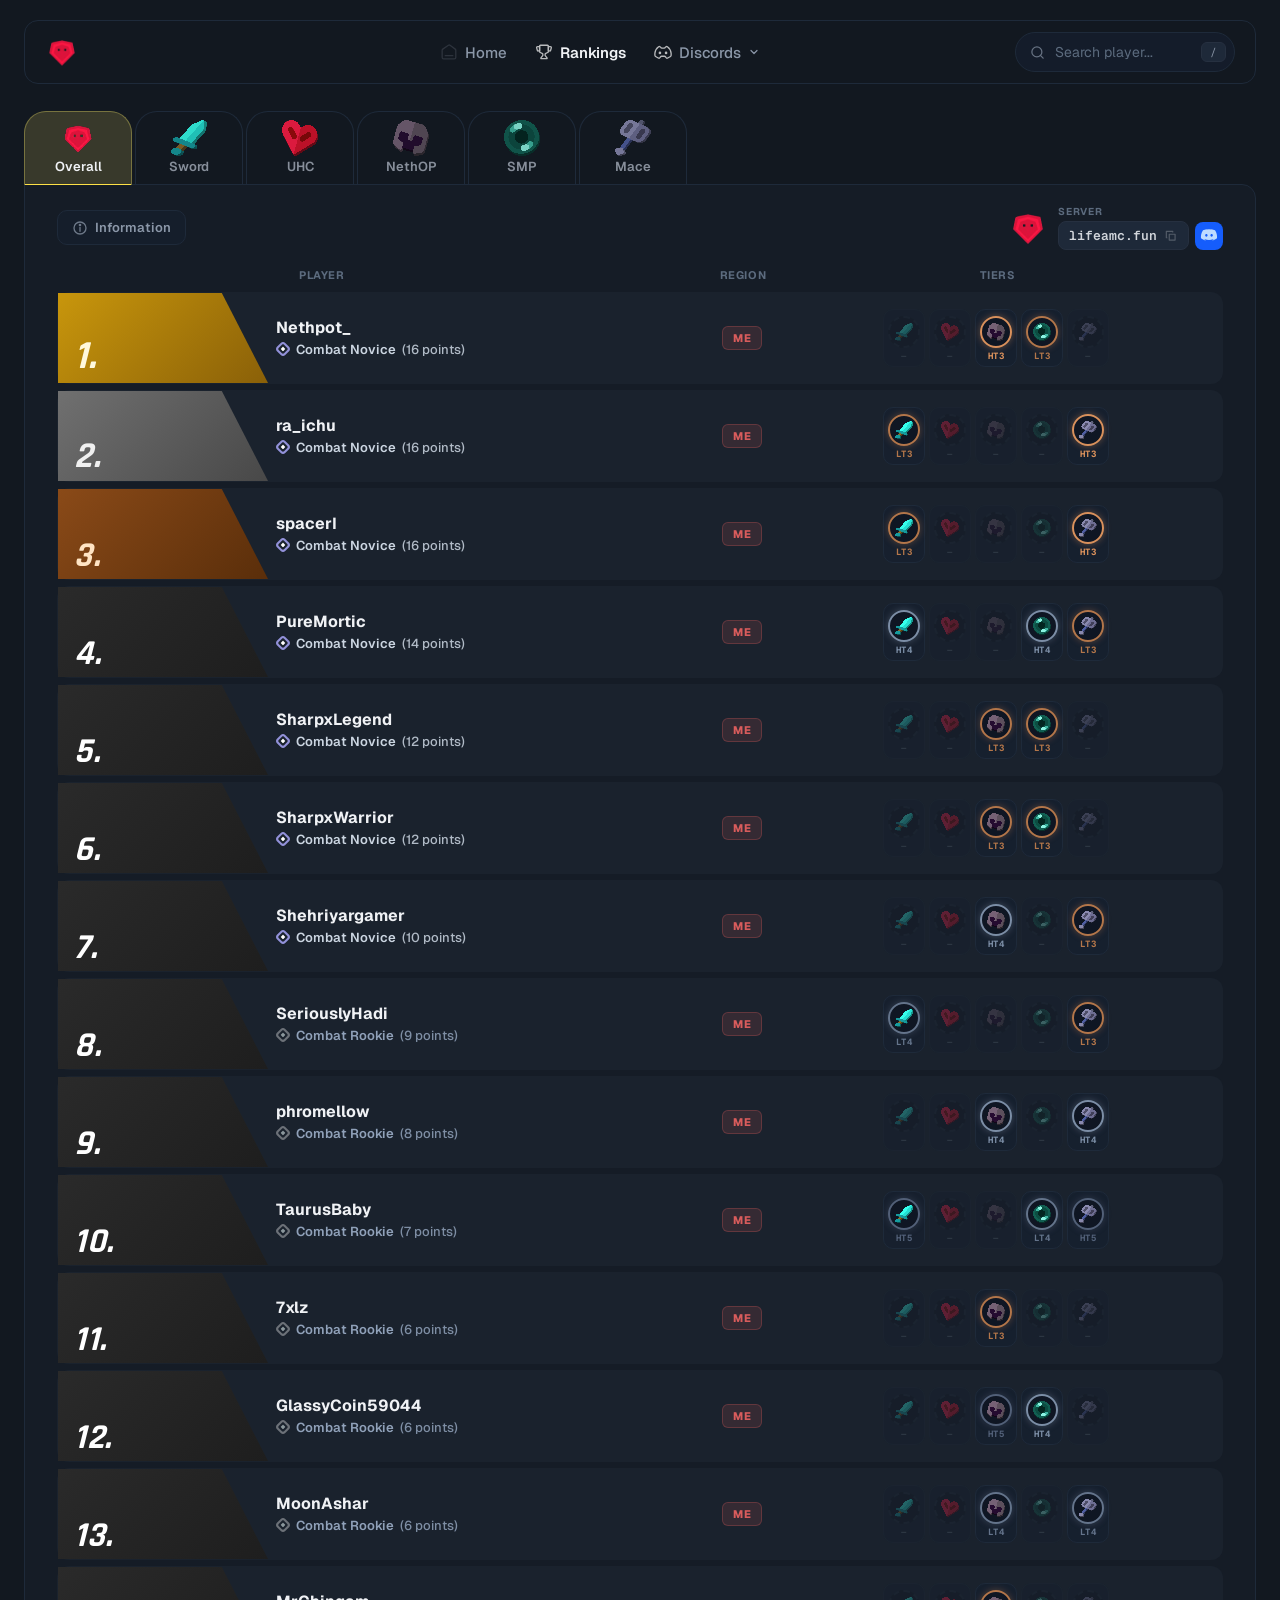
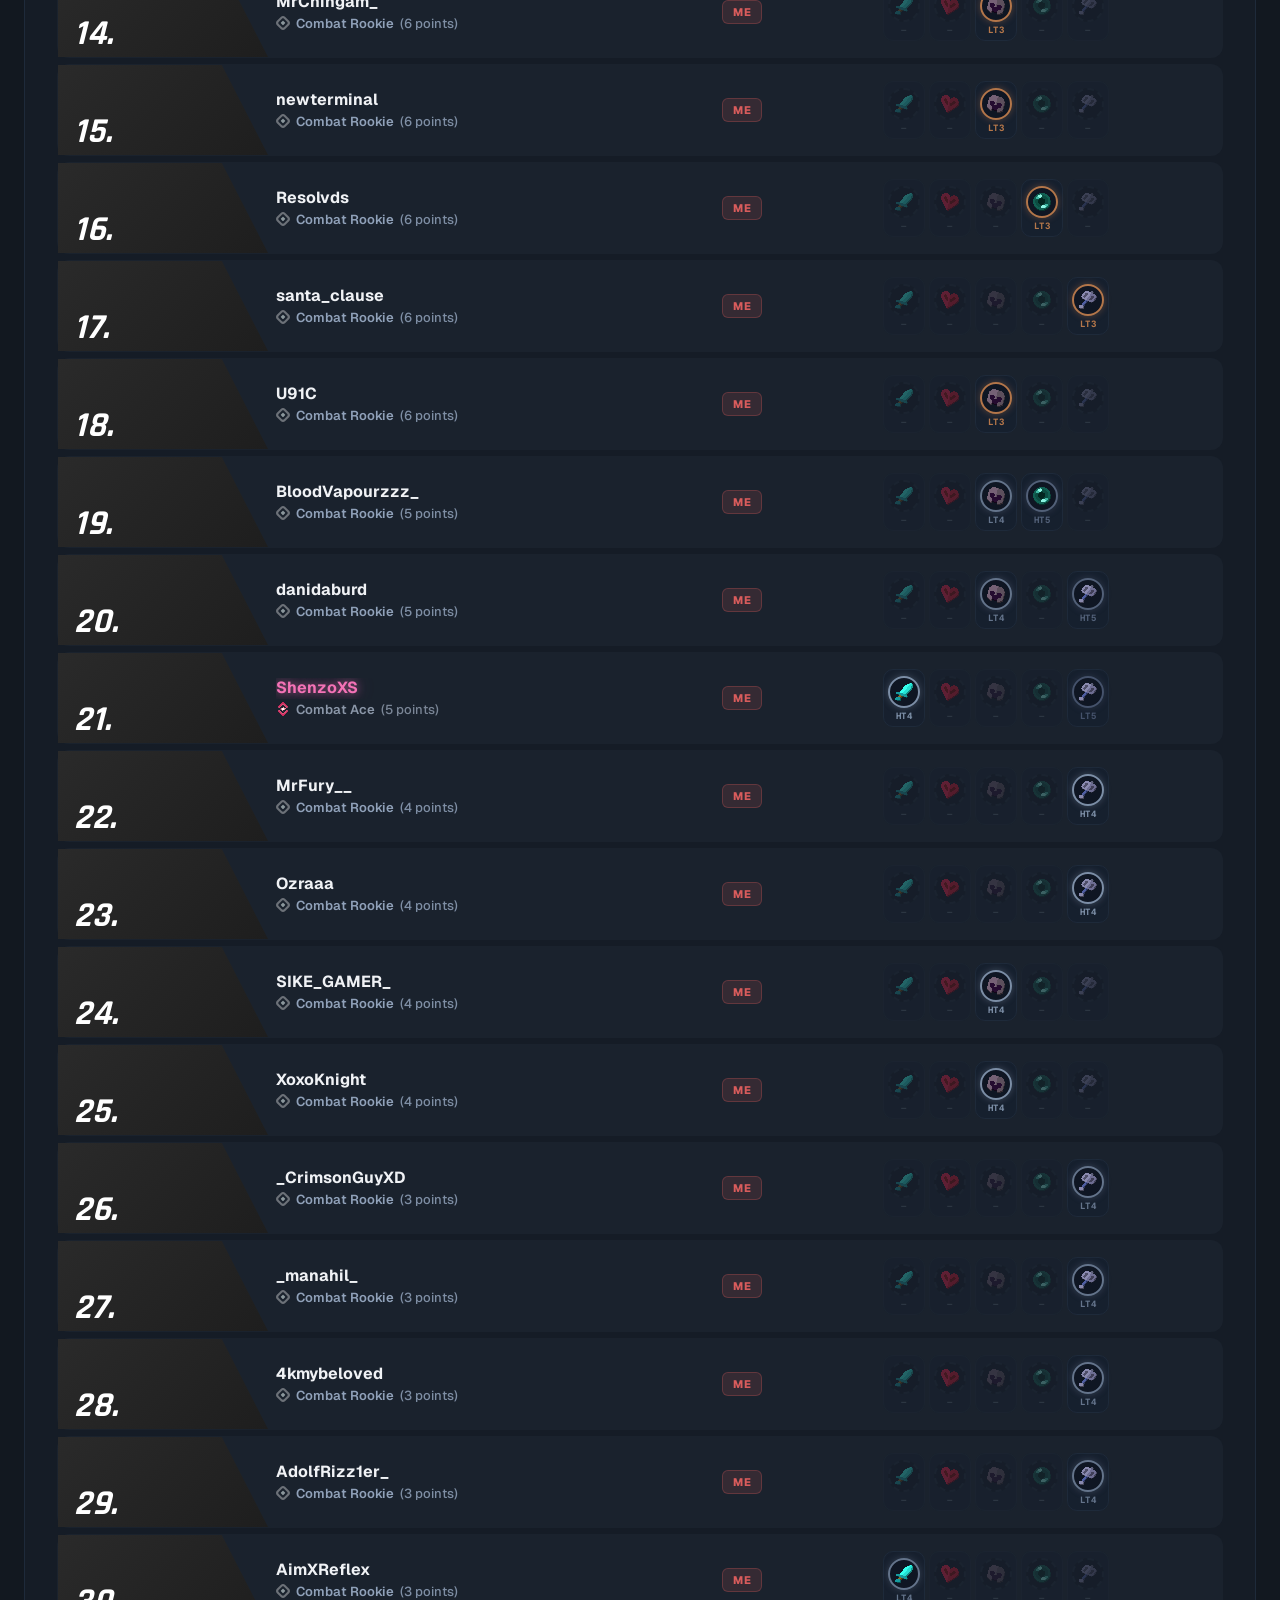
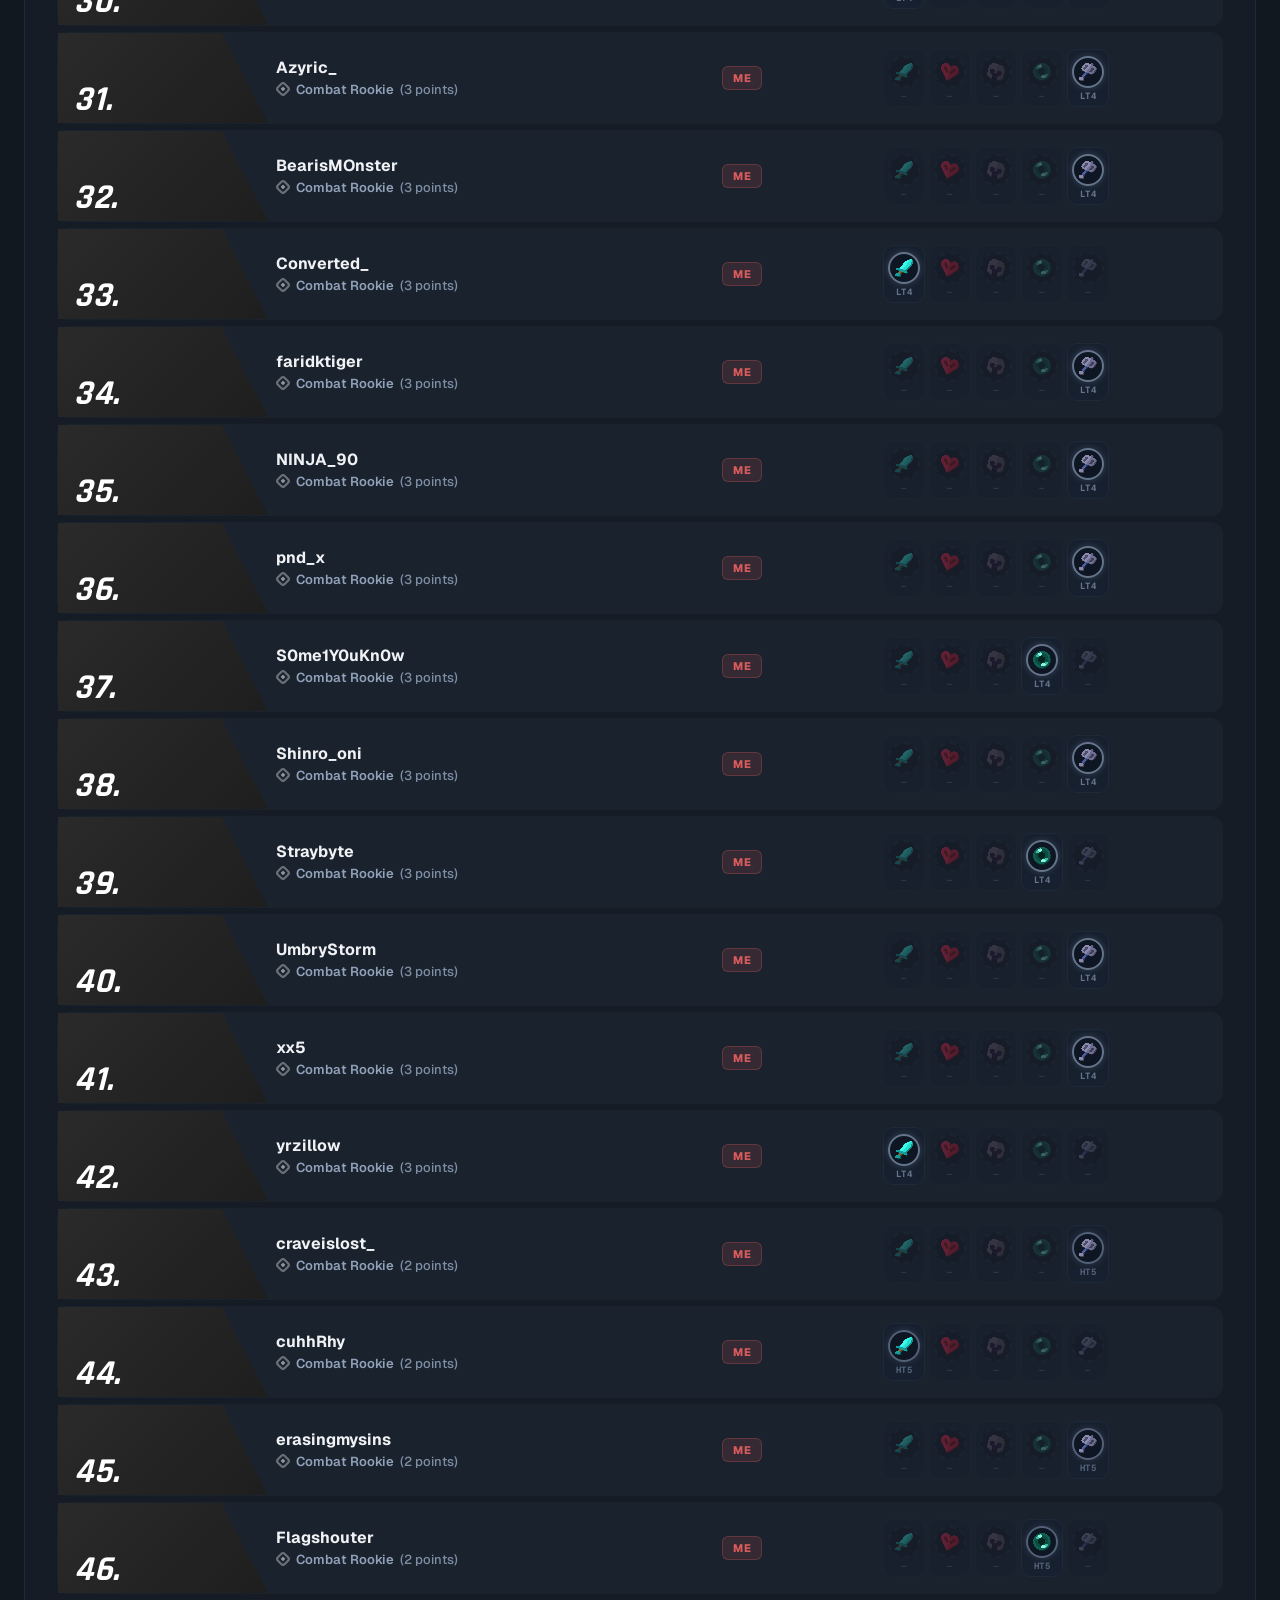
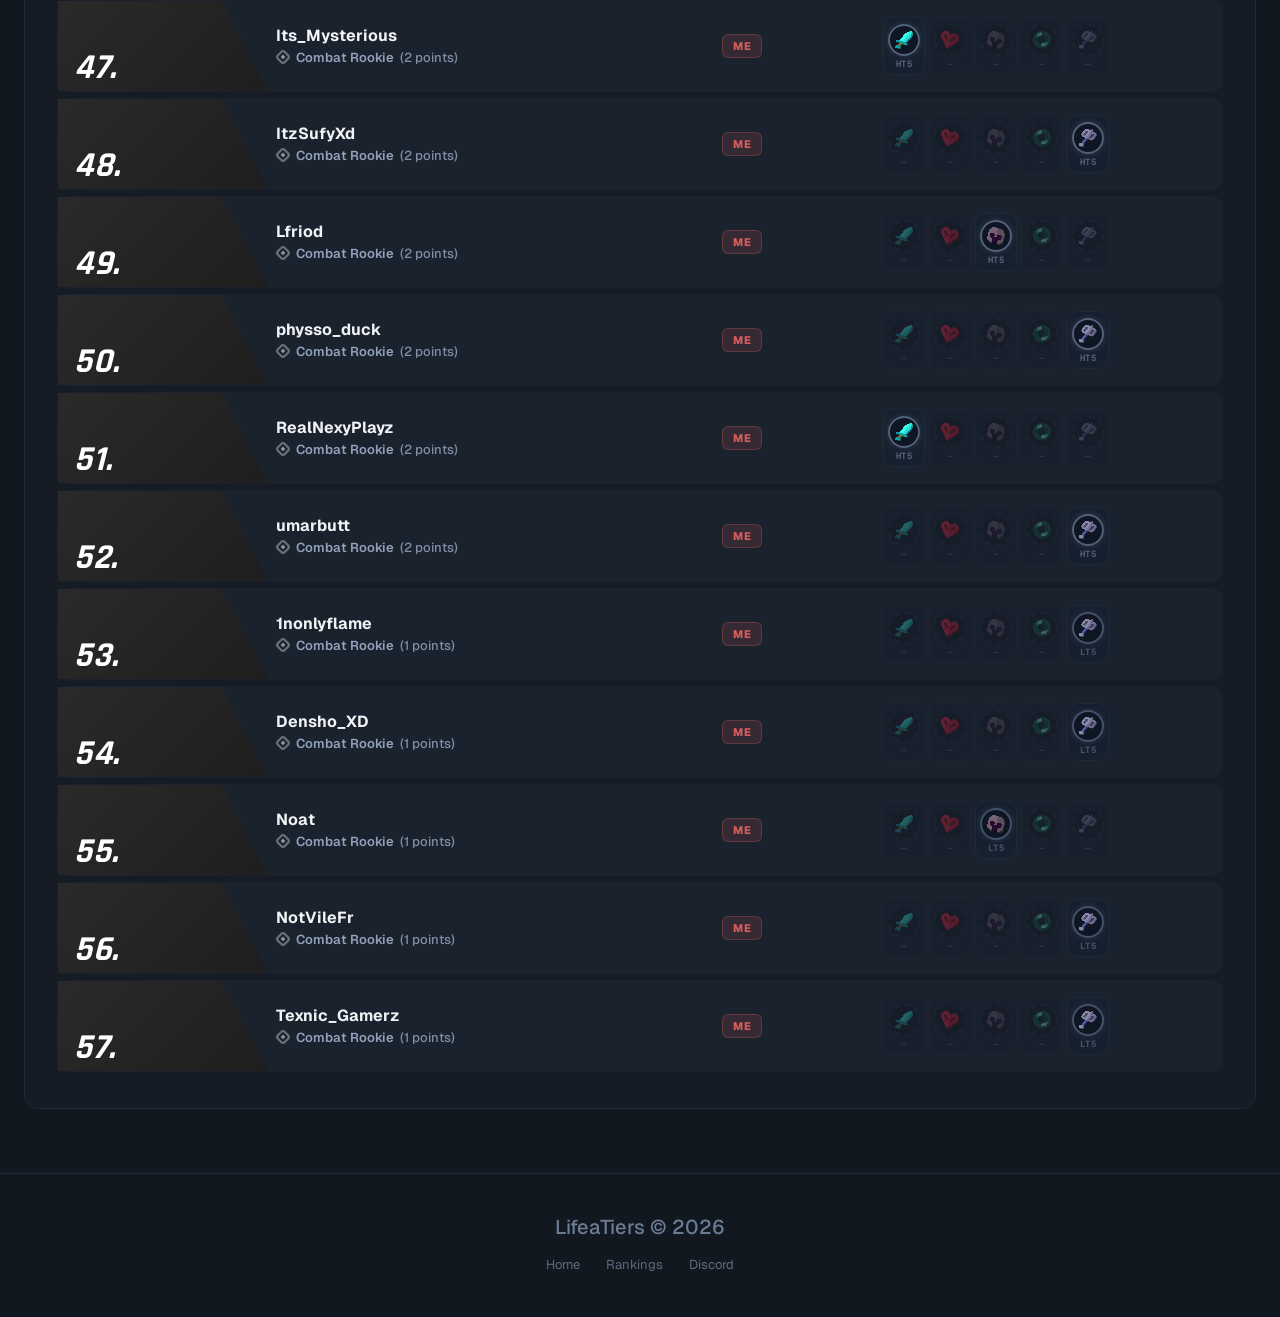
<file: index.html>
<!DOCTYPE html>
<html lang="en" class="dark">
<head>
  <meta charset="UTF-8" />
  <meta name="viewport" content="width=device-width, initial-scale=1.0" />
  <title>LifeaTiers - Rankings</title>
  <link rel="icon" href="/assets/lifea.png" />
  <link rel="preconnect" href="https://fonts.googleapis.com" />
  <link rel="preconnect" href="https://fonts.gstatic.com" crossorigin />
  <link href="https://fonts.googleapis.com/css2?family=Geist:wght@400;500;600;700;800&family=Geist+Mono:wght@500;600&family=Rajdhani:wght@700&display=swap" rel="stylesheet" />
  <link rel="stylesheet" href="/src/style.css" />
</head>
<body>
  <header class="header">
    <nav class="header__nav">
      <div class="header__left">
        <a class="brand" href="#"><img src="/assets/lifea.png" alt="LifeaTiers" class="brand__logo" /></a>
      </div>
      <ul class="mainnav" id="mainnav">
        <li><a href="https://www.lifeamc.fun/"><img class="nav__icon" src="/assets/home.svg" alt="" />Home</a></li>
        <li><span class="navspan navspan--current"><img class="nav__icon" src="/assets/rankings.svg" alt="" />Rankings</span></li>
        <li id="dd-discords">
          <span class="navspan"><img class="nav__icon" src="/assets/discord.svg" alt="" />Discords
            <svg class="caret" viewBox="0 0 24 24" fill="none" stroke="currentColor" stroke-width="2.4" stroke-linecap="round" stroke-linejoin="round" aria-hidden="true"><path d="m6 9 6 6 6-6"/></svg>
          </span>
          <div class="ddmenu">
            <a href="https://discord.gg/NWkh47A7ja" target="_blank" rel="noopener">LifeaTiers Discord</a>
            <a href="https://discord.gg/NWkh47A7ja" target="_blank" rel="noopener">Sword Testing</a>
            <a href="https://discord.gg/NWkh47A7ja" target="_blank" rel="noopener">Mace Testing</a>
            <a href="https://discord.gg/NWkh47A7ja" target="_blank" rel="noopener">NethOP Testing</a>
            <a href="https://discord.gg/NWkh47A7ja" target="_blank" rel="noopener">SMP Testing</a>
            <a href="https://discord.gg/NWkh47A7ja" target="_blank" rel="noopener">UHC Testing</a>
          </div>
        </li>
      </ul>
      <div class="header__right">
        <span class="searchpill">
          <svg class="searchpill__icon" viewBox="0 0 24 24" fill="none" stroke="currentColor" stroke-width="2" stroke-linecap="round" aria-hidden="true"><circle cx="11" cy="11" r="8"/><line x1="21" y1="21" x2="16.65" y2="16.65"/></svg>
          <input id="search" type="search" placeholder="Search player..." autocomplete="off" />
          <kbd>/</kbd>
        </span>
        <button class="burger" id="burger" aria-label="Menu"><span></span><span></span><span></span></button>
      </div>
    </nav>
  </header>

  <main class="main">
    <div class="card" id="card">
      <section class="tabs" id="tabs" aria-label="Gamemodes"></section>

      <div class="infobar">
        <button class="infobtn" id="info-btn" type="button">
          <svg width="16" height="16" viewBox="0 0 24 24" fill="none" stroke="currentColor" stroke-width="2" stroke-linecap="round" aria-hidden="true"><circle cx="12" cy="12" r="9"/><path d="M12 11v6M12 8.5a1 1 0 1 0 0-2 1 1 0 0 0 0 2Z" fill="currentColor"/></svg>
          Information
        </button>
        <div class="club">
          <img class="club__logo" width="40" height="40" alt="LifeaTiers Logo" src="/assets/lifea.png" />
          <div class="club__meta">
            <h2 class="club__label">Server</h2>
            <div class="club__row">
              <span class="ipchip" id="copy-ip" role="button" tabindex="0" title="Copy server IP">
                <span id="ip-text">lifeamc.fun</span>
                <svg class="ipchip__icon" id="ip-icon" width="14" height="14" viewBox="0 0 24 24" fill="none" stroke="currentColor" stroke-width="2" stroke-linecap="round" stroke-linejoin="round" aria-hidden="true"><path d="M9 9h10v10H9zM5 15H4V4h11v1"/></svg>
              </span>
              <a class="dscbtn" href="https://discord.gg/NWkh47A7ja" target="_blank" rel="noopener" aria-label="Discord">
                <svg width="18" height="18" viewBox="0 0 24 24" fill="currentColor" aria-hidden="true"><path d="M20 4.4A19 19 0 0 0 15.3 3l-.24.5a14 14 0 0 1 4.16 1.35A16 16 0 0 0 4.8 4.85 14 14 0 0 1 9 3.5L8.7 3A19 19 0 0 0 4 4.4C1.6 8 1 11.5 1.3 15a19 19 0 0 0 5.7 2.9l.46-.66a12 12 0 0 1-1.8-.87l.44-.34a13.6 13.6 0 0 0 11.8 0l.44.34c-.57.34-1.17.63-1.8.87l.46.66A19 19 0 0 0 22.7 15c.4-4.06-.6-7.53-2.7-10.6ZM8.5 13c-.9 0-1.6-.83-1.6-1.85 0-1.02.7-1.85 1.6-1.85s1.63.83 1.6 1.85C10.1 12.17 9.4 13 8.5 13Zm7 0c-.9 0-1.6-.83-1.6-1.85 0-1.02.7-1.85 1.6-1.85s1.63.83 1.6 1.85c0 1.02-.7 1.85-1.6 1.85Z"/></svg>
              </a>
            </div>
          </div>
        </div>
      </div>

      <div class="thead" id="thead" hidden>
        <span class="thead__player">Player</span>
        <span class="thead__region">Region</span>
        <span class="thead__tiers">Tiers</span>
      </div>
      <div class="tbody" id="tbody"></div>
      <p class="tempty" id="tempty" hidden>No players found.</p>
    </div>
  </main>

  <footer class="footer">
    <div class="footer__big" id="foot-copy">LifeaTiers © 2026</div>
    <nav class="footer__nav">
      <a href="https://www.lifeamc.fun/">Home</a>
      <a href="#">Rankings</a>
      <a href="https://discord.gg/NWkh47A7ja" target="_blank" rel="noopener">Discord</a>
    </nav>
  </footer>

  <div class="nav-drawer" id="nav-drawer">
    <div class="nav-drawer__backdrop" id="nav-backdrop"></div>
    <div class="nav-drawer__panel">
      <button class="nav-drawer__close" id="nav-close">&times;</button>
      <a href="https://www.lifeamc.fun/" class="navspan"><img class="nav__icon" src="/assets/home.svg" alt="" />Home</a>
      <span class="navspan navspan--current"><img class="nav__icon" src="/assets/rankings.svg" alt="" />Rankings</span>
      <div class="nav-drawer__divider"></div>
      <span class="navspan" style="color:var(--muted-fg);font-size:12px;font-weight:700;letter-spacing:.08em;text-transform:uppercase;padding:4px 14px"><img class="nav__icon" src="/assets/discord.svg" alt="" />Discords</span>
      <div class="nav-drawer__sub">
        <a href="https://discord.gg/NWkh47A7ja" target="_blank" rel="noopener">LifeaTiers Discord</a>
        <a href="https://discord.gg/NWkh47A7ja" target="_blank" rel="noopener">Sword Testing</a>
        <a href="https://discord.gg/NWkh47A7ja" target="_blank" rel="noopener">Mace Testing</a>
        <a href="https://discord.gg/NWkh47A7ja" target="_blank" rel="noopener">NethOP Testing</a>
        <a href="https://discord.gg/NWkh47A7ja" target="_blank" rel="noopener">SMP Testing</a>
        <a href="https://discord.gg/NWkh47A7ja" target="_blank" rel="noopener">UHC Testing</a>
      </div>
    </div>
  </div>

  <div id="profile-modal" class="modal-overlay" style="display:none">
    <div class="modal-box">
      <button class="modal-close" onclick="closeProfile()">✕</button>
      <div class="profile-avatar">
        <img id="profile-skin" src="" alt="" onerror="this.src='https://nmsr.nickac.dev/bust/Steve'" />
      </div>
      <div id="profile-name" class="profile-name"></div>
      <div id="profile-rank" class="profile-rank-badge"></div>
      <div id="profile-region" class="profile-region"></div>
      <a id="profile-namemc" class="profile-namemc" target="_blank"></a>
      <div class="profile-section-title">POSITION</div>
      <div id="profile-position" class="profile-position-box"></div>
      <div class="profile-section-title">TIERS</div>
      <div id="profile-tiers" class="profile-tiers-box"></div>
    </div>
  </div>

  <script src="/src/app.js"></script>
</body>
</html>
</file>
<file: src/style.css>
:root {
  --bg: #0d1117;
  --sections: #121820;
  --card: #151c26;
  --row: #1a222d;
  --row-hover: #1f2836;
  --border: #1e2a3a;
  --outline: #263040;
  --fg: #f0f2f5;
  --fg-2: #d1d5db;
  --muted: #5c6b7e;
  --muted-fg: #8b97a8;
  --secondary: #1e2939;
  --input: rgba(22, 32, 48, 0.65);
  --accent: rgba(98, 116, 142, 0.18);
  --blue: #155dfc;
  --gold: #ffaf00;
  --silver: #b8c5d4;
  --bronze: #d8873f;
  --font-sans: "Geist", ui-sans-serif, system-ui, sans-serif;
  --font-mono: "Geist Mono", ui-monospace, SFMono-Regular, Menlo, monospace;
}

* { box-sizing: border-box; }
html, body { margin: 0; padding: 0; overflow-x: hidden; }
svg { display: block; }

body {
  background: var(--sections);
  color: var(--fg);
  font-family: var(--font-sans);
  min-height: 100vh;
  -webkit-font-smoothing: antialiased;
}


/* ================================================= header */
.header {
  max-width: 1400px;
  margin: 20px auto 0;
  padding: 0 24px;
}
.header__nav {
  height: 64px;
  border-radius: 14px;
  background: var(--sections);
  border: 1px solid var(--border);
  display: flex;
  align-items: center;
  justify-content: space-between;
  gap: 12px;
  padding: 0 20px;
}
.header__left { margin-right: auto; max-width: 140px; width: 100%; }
.brand__logo { height: 34px; width: auto; display: block; }

.mainnav {
  display: flex;
  align-items: center;
  list-style: none;
  margin: 0;
  padding: 0;
  gap: 4px;
}
.mainnav li { position: relative; }
.mainnav a,
.mainnav .navspan {
  display: flex;
  align-items: center;
  gap: 7px;
  padding: 8px 12px;
  font-size: 15px;
  font-weight: 500;
  color: var(--muted-fg);
  text-decoration: none;
  cursor: pointer;
  border-radius: 8px;
  transition: color 100ms, background 100ms;
}
.mainnav a:hover, .mainnav .navspan:hover { color: var(--fg); background: var(--accent); }
.nav__icon { width: 18px; height: 18px; display: inline-block; vertical-align: middle; opacity: 0.7; flex-shrink: 0; }
.mainnav .navspan--current { color: var(--fg); cursor: default; font-weight: 600; }
.mainnav .navspan--current:hover { color: var(--fg); background: transparent; }
.mainnav .navspan--disabled { color: var(--muted); cursor: not-allowed; opacity: 0.45; }
.mainnav .navspan--disabled:hover { color: var(--muted); background: transparent; }
.mainnav .caret { width: 12px; height: 12px; display: inline-block; transition: transform 100ms; }
.mainnav li.open .caret { transform: rotate(180deg); }

.ddmenu {
  position: absolute;
  top: calc(100% + 6px);
  left: 0;
  min-width: 190px;
  background: var(--sections);
  border: 1px solid var(--border);
  border-radius: 12px;
  padding: 6px;
  z-index: 60;
  display: none;
  box-shadow: 0 12px 40px rgba(0, 0, 0, 0.45);
}
li.open > .ddmenu { display: block; }
.ddmenu a {
  display: block;
  padding: 8px 12px;
  border-radius: 8px;
  font-size: 14px;
  color: var(--muted-fg);
  text-decoration: none;
}
.ddmenu a:hover { background: var(--accent); color: var(--fg); }

.header__right { margin-left: auto; display: flex; justify-content: flex-end; max-width: 220px; width: 100%; }
.searchpill {
  background: var(--input);
  border: 1px solid var(--border);
  color: var(--muted-fg);
  border-radius: 999px;
  display: flex;
  gap: 8px;
  align-items: center;
  height: 40px;
  padding: 0 8px 0 14px;
  width: 100%;
}
.searchpill__icon { width: 15px; height: 15px; flex-shrink: 0; opacity: 0.7; }
.searchpill input {
  outline: none;
  border: none;
  background: transparent;
  color: var(--fg);
  font: inherit;
  font-size: 14px;
  width: 100%;
  min-width: 0;
}
.searchpill input::placeholder { color: var(--muted); }
.searchpill kbd {
  background: var(--secondary);
  color: var(--muted-fg);
  padding: 2px 8px;
  border-radius: 6px;
  font-size: 11px;
  font-family: var(--font-mono);
  border: 1px solid var(--outline);
}
.burger { display: none; }

/* ================================================= main card + folder tabs */
.main { max-width: 1400px; margin: 0 auto; padding: 0 24px; }
.card {
  position: relative;
  margin-top: 100px;
  border-radius: 14px;
  border-top-left-radius: 0;
  background: var(--card);
  border: 1px solid var(--border);
  padding: 16px 32px 36px;
  min-height: 420px;
}

.tabs {
  position: absolute;
  bottom: 100%;
  left: -1px;
  right: 0;
  display: flex;
  gap: 3px;
  overflow-x: auto;
  overflow-y: hidden;
  scrollbar-width: none;
}
.tabs::-webkit-scrollbar { display: none; }
.tab {
  appearance: none;
  font: inherit;
  cursor: pointer;
  width: 108px;
  flex-shrink: 0;
  position: relative;
  display: flex;
  flex-direction: column;
  align-items: center;
  justify-content: flex-end;
  gap: 2px;
  padding: 8px 12px 10px;
  border: 1px solid var(--border);
  border-bottom: none;
  border-top-left-radius: 22px;
  border-top-right-radius: 22px;
  background: transparent;
  color: rgba(145, 153, 165, 0.92);
  transition: background 100ms, color 100ms;
  white-space: nowrap;
}
.tab .tab__icon { width: 36px; height: 36px; opacity: 0.85; transition: opacity 100ms; display: block; image-rendering: pixelated; }
.tab strong { font-size: 13px; font-weight: 600; text-transform: capitalize; }
.tab:hover { background: color-mix(in srgb, var(--tab-c, #fff) 10%, var(--accent)); color: var(--fg-2); }
.tab:hover .tab__icon { opacity: 1; }
.tab.is-active {
  background: color-mix(in srgb, var(--tab-c, #fff) 15%, var(--card));
  color: var(--fg);
  border-color: color-mix(in srgb, var(--tab-c, var(--border)) 40%, var(--border));
}
.tab.is-active .tab__icon { opacity: 1; }
.tab__bar { display: none; }
.tab.is-active .tab__bar {
  display: block;
  width: 100%;
  height: 2px;
  background: var(--tab-c, #fff);
  position: absolute;
  bottom: -1px;
  left: 0;
  z-index: 2;
}

/* ================================================= info bar */
.infobar {
  display: flex;
  align-items: center;
  gap: 16px;
  justify-content: space-between;
  margin: 4px 0 18px;
}
.infobtn {
  appearance: none;
  font: inherit;
  cursor: pointer;
  display: flex;
  align-items: center;
  gap: 7px;
  padding: 8px 14px;
  border-radius: 10px;
  border: 1px solid var(--border);
  background: rgba(22, 32, 48, 0.5);
  color: var(--muted-fg);
  font-size: 13px;
  font-weight: 600;
  transition: background 100ms, color 100ms, border-color 100ms;
}
.infobtn:hover { background: var(--accent); color: var(--fg); border-color: var(--outline); }
.infobtn svg { opacity: 0.75; }

.club { display: flex; gap: 10px; align-items: center; width: fit-content; }
.club__logo { border-radius: 8px; }
.club__label {
  margin: 0 0 3px;
  color: var(--muted);
  font-size: 10px;
  text-transform: uppercase;
  font-weight: 700;
  letter-spacing: 0.8px;
}
.club__row { display: flex; align-items: center; gap: 6px; }
.ipchip {
  font-size: 13px;
  background: var(--secondary);
  color: var(--fg-2);
  font-weight: 600;
  font-family: var(--font-mono);
  border-radius: 8px;
  padding: 5px 10px;
  display: flex;
  gap: 7px;
  align-items: center;
  cursor: pointer;
  border: 1px solid var(--outline);
  transition: background 100ms;
}
.ipchip:hover { background: var(--outline); }
.ipchip__icon { opacity: 0.25; transition: opacity 200ms; color: var(--fg); }
.ipchip:hover .ipchip__icon { opacity: 0.7; }
.ipchip.copied { color: #56d364; border-color: #56d36444; }
.ipchip.copied .ipchip__icon { opacity: 1; color: #56d364; }
.dscbtn {
  background: var(--blue);
  color: #bedbff;
  border-radius: 8px;
  display: flex;
  padding: 5px;
  transition: background 100ms, transform 100ms;
}
.dscbtn:hover { background: rgba(21, 93, 252, 0.85); }
.dscbtn:active { transform: scale(0.95); }

/* ================================================= table */
.thead {
  display: grid;
  grid-template-columns: 210px 1fr 72px 420px;
  gap: 0 8px;
  align-items: center;
  font-weight: 700;
  text-transform: uppercase;
  font-size: 11px;
  letter-spacing: 0.6px;
  padding: 0 16px 10px;
  color: var(--muted);
}
.thead__rank { display: none; }
.thead__player { grid-column: 1 / 3; padding-left: 226px; }
.thead__region { width: auto; text-align: center; }
.thead__tiers { width: auto; text-align: center; }

.tbody { display: flex; flex-direction: column; gap: 6px; }

.prow {
  display: grid;
  grid-template-columns: 210px 1fr 72px 420px;
  gap: 0 8px;
  align-items: center;
  border-radius: 12px;
  background: var(--row);
  border: 1px solid transparent;
  transition: background .1s cubic-bezier(1,1,.5,1), border-color .1s cubic-bezier(1,1,.5,1), transform .1s cubic-bezier(0,.8,.2,.4), box-shadow .1s cubic-bezier(0,.8,.2,.4);
  animation: enter 250ms ease both;
  animation-delay: var(--d, 0ms);
  --enter-y: 6px;
  cursor: pointer;
  padding-right: 16px;
}
.prow:hover {
  background: color-mix(in srgb, var(--hover-c, var(--row-hover)) 12%, var(--row-hover));
  border-color: color-mix(in srgb, var(--hover-c, var(--outline)) 30%, var(--outline));
  transform: translateY(-1px);
  box-shadow: 0 4px 12px color-mix(in srgb, var(--hover-c, transparent) 15%, transparent);
}

/* banner column */
.col-banner {
  position: relative;
  width: 210px;
  height: 90px;
  flex-shrink: 0;
  overflow: visible;
}
.banner-wrap {
  position: relative;
  height: 90px;
  overflow: visible;
}
.banner-bg {
  position: absolute;
  inset: 0;
  background: linear-gradient(135deg, #2a2a2a, #1e1e1e);
  clip-path: polygon(0 0, 78% 0, 100% 100%, 0 100%);
  transition: filter 150ms;
}
.col-banner.pos-1 .banner-bg { background: linear-gradient(135deg, #c8960c, #8a6008); }
.col-banner.pos-2 .banner-bg { background: linear-gradient(135deg, #707070, #484848); }
.col-banner.pos-3 .banner-bg { background: linear-gradient(135deg, #8a4a18, #5a2e0a); }
.banner-num {
  position: absolute;
  bottom: .35rem;
  left: 1rem;
  font-family: 'Rajdhani', sans-serif;
  font-weight: 700;
  font-style: italic;
  font-size: 2.2rem;
  color: #ffffff;
  text-shadow: none;
  line-height: 1;
  z-index: 1;
  letter-spacing: .02em;
}
.col-banner.pos-1 .banner-num { color: #fff8dc; font-size: 2.5rem; }
.col-banner.pos-2 .banner-num { color: #f0f0f0; font-size: 2.3rem; }
.col-banner.pos-3 .banner-num { color: #ffe4c4; font-size: 2.2rem; }
.banner-wrap img.skin {
  position: absolute;
  bottom: 0;
  right: 18px;
  height: 100px;
  width: auto;
  object-fit: contain;
  object-position: bottom center;
  filter: drop-shadow(-2px 0px 6px rgba(0,0,0,0.8));
  z-index: 2;
  image-rendering: pixelated;
}

.prow__avatar {
  width: 44px;
  height: 44px;
  border-radius: 10px;
  flex-shrink: 0;
  image-rendering: pixelated;
  background: var(--secondary);
  object-fit: cover;
}
.prow__id { margin-left: 0; min-width: 0; }
.prow__name {
  display: block;
  font-weight: 700;
  font-size: 16px;
  white-space: nowrap;
  overflow: hidden;
  text-overflow: ellipsis;
  line-height: 1.3;
}
.prow__name--glow, .profile-name--glow {
  color: #f472b6;
  text-shadow: 0 0 8px #f472b699, 0 0 20px #f472b655;
  animation: nameGlow 2s ease-in-out infinite alternate;
}
@keyframes nameGlow {
  from { text-shadow: 0 0 6px #f472b699, 0 0 16px #f472b655; }
  to   { text-shadow: 0 0 12px #f472b6cc, 0 0 28px #f472b688; }
}
.prow__title {
  display: flex;
  align-items: center;
  gap: 6px;
  font-size: 13px;
  color: var(--muted-fg);
  white-space: nowrap;
  margin-top: 2px;
}
.prow__title b { color: var(--tcolor); font-weight: 600; }
.prow__title-pts { opacity: 0.85; font-weight: 500; }

.prow__region { width: auto; display: flex; justify-content: center; }
.rpill {
  font-size: 11px;
  font-weight: 800;
  letter-spacing: 0.5px;
  padding: 4px 10px;
  border-radius: 6px;
  color: var(--rc);
  background: color-mix(in srgb, var(--rc) 14%, transparent);
  border: 1px solid color-mix(in srgb, var(--rc) 28%, transparent);
}

.prow__tiers {
  width: auto;
  display: flex;
  justify-content: center;
  gap: 4px;
}
.tcell {
  position: relative;
  width: 42px;
  display: flex;
  flex-direction: column;
  align-items: center;
  gap: 4px;
  padding: 6px 0 5px;
  border-radius: 10px;
  background: rgba(22, 32, 48, 0.7);
  border: 1px solid var(--border);
}
.tcell__circle {
  width: 32px;
  height: 32px;
  border-radius: 50%;
  border: 2px solid var(--border);
  display: flex;
  align-items: center;
  justify-content: center;
  background: rgba(10, 16, 28, 0.6);
  transition: box-shadow 150ms;
}
.tcell__circle img { width: 18px; height: 18px; image-rendering: pixelated; }
.tcell__tip {
  position: absolute;
  bottom: calc(100% + 8px);
  left: 50%;
  transform: translateX(-50%) translateY(4px);
  background: var(--card);
  border: 1px solid var(--border);
  color: var(--fg-2);
  font-size: 11px;
  font-weight: 600;
  white-space: nowrap;
  padding: 5px 9px;
  border-radius: 7px;
  box-shadow: 0 8px 20px rgba(0,0,0,0.4);
  opacity: 0;
  pointer-events: none;
  transition: opacity 120ms ease, transform 120ms ease;
  z-index: 100;
}
.tcell__tip b { color: var(--tier-c); font-family: var(--font-mono); }
.tcell__tip::after {
  content: "";
  position: absolute;
  top: 100%;
  left: 50%;
  transform: translateX(-50%);
  border: 5px solid transparent;
  border-top-color: var(--card);
}
.tcell:hover .tcell__tip { opacity: 1; transform: translateX(-50%) translateY(0); }
.tcell b {
  font-size: 9px;
  font-weight: 700;
  font-family: var(--font-mono);
  color: var(--tier-c);
  letter-spacing: 0.1px;
  line-height: 1;
}
.tcell--empty { opacity: 0.3; }
.tcell--empty b { color: var(--muted); }
.tcell--empty .tcell__circle { border-style: dashed; }
.tcell--big {
  flex-direction: row;
  width: auto;
  border-radius: 10px;
  gap: 8px;
  padding: 7px 16px;
}
.tcell--big img { width: 22px; height: 22px; }
.tcell--big b { font-size: 14px; }

.tempty { text-align: center; color: var(--muted-fg); padding: 40px 0 20px; font-size: 14px; }

/* ================================================= gamemode board */
.gm-header {
  display: flex;
  align-items: center;
  justify-content: center;
  gap: 12px;
  padding: 20px 0 18px;
}
.gm-header__icon { width: 44px; height: 44px; image-rendering: pixelated; }
.gm-header__name { font-size: 26px; font-weight: 800; letter-spacing: 0.3px; }

.gm-board {
  display: grid;
  grid-template-columns: repeat(5, 1fr);
  gap: 10px;
  align-items: start;
  padding-bottom: 20px;
}

.gm-col__head {
  display: flex;
  align-items: center;
  justify-content: center;
  gap: 8px;
  padding: 13px 16px;
  border-radius: 10px 10px 0 0;
  margin-bottom: 0;
  border: 1px solid transparent;
  font-weight: 700;
}
.gm-col__head--plain {
  background: var(--card);
  border-color: var(--border);
  color: var(--muted-fg);
  font-size: 15px;
  padding: 13px 0;
}
.gm-col__trophy { width: 26px; height: 26px; flex-shrink: 0; }
.gm-col__label { font-size: 15px; font-weight: 800; letter-spacing: 0.2px; }
.gm-col__head--plain .gm-col__label { font-size: 15px; font-weight: 700; }

.gm-col__players {
  display: flex;
  flex-direction: column;
  gap: 1px;
  background: var(--card);
  border: 1px solid var(--border);
  border-top: none;
  border-radius: 0 0 10px 10px;
  padding: 6px;
}
.gm-col__empty { display: block; text-align: center; color: var(--muted); padding: 24px 0; font-size: 15px; }

.gm-pcard {
  position: relative;
  display: flex;
  align-items: stretch;
  border-radius: 7px;
  background: transparent;
  overflow: hidden;
  transition: background 120ms;
  cursor: pointer;
}
.gm-pcard--high { background: #1e2a3a; }
.gm-pcard--low { background: #141c28; }
.gm-pcard:hover { background: #3a4863; }

.gm-pcard__region {
  flex-shrink: 0;
  width: 3px;
  display: flex;
  align-items: center;
  justify-content: center;
  background: var(--rc);
  color: var(--rc);
  font-size: 10px;
  font-weight: 800;
  letter-spacing: 0.2px;
  white-space: nowrap;
  overflow: hidden;
  transition: width 160ms ease, color 120ms ease 60ms;
}
.gm-pcard:hover .gm-pcard__region {
  width: 26px;
  color: #0b1220;
}

.gm-pcard__avatar-wrap { display: flex; align-items: center; flex-shrink: 0; padding: 6px 0 6px 9px; }
.gm-pcard .prow__avatar { width: 26px; height: 26px; border-radius: 5px; image-rendering: pixelated; }
.gm-pcard__name {
  flex: 1;
  min-width: 0;
  display: flex;
  align-items: center;
  padding: 6px 8px;
  font-size: 13px;
  font-weight: 600;
  color: var(--fg-2);
  white-space: nowrap;
  overflow: hidden;
  text-overflow: ellipsis;
}
.gm-pcard__chev {
  flex-shrink: 0;
  align-self: center;
  margin-right: 9px;
  transition: color 100ms, transform 100ms;
}
.gm-pcard__pts {
  flex-shrink: 0;
  align-self: center;
  font-size: 12px;
  font-weight: 700;
  font-family: var(--font-mono);
  color: var(--tc, var(--muted-fg));
  margin-right: 6px;
}
.gm-pcard__pts-label { font-size: 9px; font-weight: 600; opacity: 0.6; margin-left: 1px; }
.gm-pcard__chev--low { color: var(--muted); }
.gm-pcard__chev--high { color: var(--fg); }
.gm-pcard:hover .gm-pcard__chev--low { color: var(--muted-fg); transform: translateY(-1px); }
.gm-pcard:hover .gm-pcard__chev--high { color: var(--fg); transform: translateY(-1px); }

/* ================================================= player profile modal */
body.no-scroll { overflow: hidden; }

.overlay {
  position: fixed;
  inset: 0;
  background: rgba(6, 10, 15, 0.82);
  backdrop-filter: blur(6px);
  display: flex;
  align-items: center;
  justify-content: center;
  padding: 20px;
  z-index: 100;
  animation: enter 160ms ease both;
  --enter-scale: 0.99;
  --enter-y: 0;
}
.overlay[hidden] { display: none; }

.profile {
  position: relative;
  width: 100%;
  max-width: 440px;
  max-height: calc(100vh - 40px);
  overflow-y: auto;
  background: #1a2233;
  border: 1px solid var(--border);
  border-radius: 20px;
  padding: 32px 28px 28px;
  box-shadow: 0 28px 80px rgba(0, 0, 0, 0.7);
  animation: enter 220ms ease both;
  --enter-y: 10px;
  text-align: center;
}
.profile__close {
  position: absolute;
  top: 14px;
  right: 14px;
  width: 36px;
  height: 36px;
  border: 1px solid var(--border);
  border-radius: 50%;
  background: #232f42;
  color: var(--muted-fg);
  font-size: 20px;
  line-height: 1;
  cursor: pointer;
  transition: background 100ms, color 100ms;
  display: flex;
  align-items: center;
  justify-content: center;
}
.profile__close:hover { background: var(--outline); color: var(--fg); }

.profile__head {
  display: flex;
  flex-direction: column;
  align-items: center;
  gap: 10px;
  padding-bottom: 20px;
  border-bottom: 1px solid var(--border);
  margin-bottom: 20px;
}
.profile__avatar-wrap {
  width: 96px;
  height: 96px;
  border-radius: 50%;
  border: 3px solid var(--gold);
  padding: 3px;
  background: var(--secondary);
  flex-shrink: 0;
  overflow: hidden;
}
.profile__avatar {
  width: 100%;
  height: 100%;
  border-radius: 50%;
  background: var(--secondary);
  image-rendering: pixelated;
  display: block;
  object-fit: cover;
}
.profile__name {
  margin: 0;
  font-size: 24px;
  font-weight: 800;
  letter-spacing: 0.3px;
  color: #c084fc;
}
.profile__title {
  display: inline-flex;
  align-items: center;
  gap: 7px;
  font-size: 13px;
  font-weight: 700;
  color: var(--tcolor);
  background: color-mix(in srgb, var(--tcolor) 15%, #111827);
  border: 1px solid color-mix(in srgb, var(--tcolor) 30%, transparent);
  padding: 6px 14px;
  border-radius: 999px;
}
.profile__title img { width: 16px; height: 16px; }
.profile__region { font-size: 14px; font-weight: 600; color: var(--muted-fg); }
.profile__namemc {
  display: inline-flex;
  align-items: center;
  gap: 6px;
  font-size: 13px;
  font-weight: 600;
  color: var(--muted-fg);
  background: #232f42;
  border: 1px solid var(--border);
  border-radius: 8px;
  padding: 5px 12px;
  text-decoration: none;
  transition: background 100ms, color 100ms;
}
.profile__namemc:hover { background: var(--outline); color: var(--fg); }

.profile__section-label {
  font-size: 11px;
  font-weight: 800;
  letter-spacing: 1.2px;
  text-transform: uppercase;
  color: var(--muted);
  text-align: left;
  margin: 0 0 8px;
}
.profile__position-row {
  display: flex;
  align-items: center;
  gap: 12px;
  background: #232f42;
  border: 1px solid var(--border);
  border-radius: 12px;
  padding: 12px 16px;
  margin-bottom: 20px;
}
.profile__rank-badge {
  display: flex;
  align-items: center;
  justify-content: center;
  min-width: 44px;
  height: 36px;
  background: var(--gold);
  border-radius: 8px;
  font-size: 18px;
  font-weight: 800;
  font-family: var(--font-mono);
  color: #1a1200;
  flex-shrink: 0;
}
.profile__position-text {
  display: flex;
  align-items: center;
  gap: 8px;
  font-size: 15px;
  font-weight: 800;
  color: var(--fg);
  letter-spacing: 0.3px;
}
.profile__position-pts { font-size: 13px; font-weight: 500; color: var(--muted-fg); }

.profile__tiers-grid {
  display: flex;
  flex-wrap: wrap;
  gap: 8px;
  background: #232f42;
  border: 1px solid var(--border);
  border-radius: 12px;
  padding: 14px;
  justify-content: center;
}
.ptile {
  display: flex;
  flex-direction: column;
  align-items: center;
  gap: 4px;
  width: 52px;
}
.ptile__icon { width: 28px; height: 28px; image-rendering: pixelated; }
.ptile__code {
  font-size: 10px;
  font-weight: 700;
  font-family: var(--font-mono);
  color: var(--tier-c, var(--muted-fg));
  letter-spacing: 0.2px;
}
.ptile--empty { opacity: 0.3; }

/* skeleton loading rows */
.skel {
  display: flex;
  gap: 12px;
  align-items: center;
  padding: 12px 16px;
  border-radius: 12px;
  background: var(--row);
  animation: pulse 1.6s cubic-bezier(0.4, 0, 0.6, 1) infinite;
}
.skel__a { width: 44px; height: 44px; border-radius: 10px; background: var(--secondary); }
.skel__b { height: 14px; width: 160px; border-radius: 6px; background: var(--secondary); }
.skel__c { height: 22px; width: 48px; border-radius: 7px; background: var(--secondary); margin-left: auto; }
.skel__d { height: 34px; width: 280px; border-radius: 8px; background: var(--secondary); }
@keyframes pulse { 50% { opacity: 0.45; } }

@keyframes enter {
  0% {
    opacity: 0;
    transform: translateY(var(--enter-y, 0)) scale(var(--enter-scale, 1));
  }
}

/* ================================================= footer */
.footer {
  width: 100%;
  padding: 40px 24px;
  background: var(--sections);
  border-top: 1px solid var(--border);
  margin-top: 64px;
}
.footer__big { font-size: 20px; color: #6b7d94; text-align: center; font-weight: 500; }
.footer__nav { display: flex; justify-content: center; gap: 6px; margin-top: 12px; flex-wrap: wrap; }
.footer__nav a {
  color: var(--muted);
  font-size: 13px;
  text-decoration: none;
  padding: 4px 10px;
  border-radius: 8px;
  transition: color 100ms, background 100ms;
}
.footer__nav a:hover { color: var(--fg); background: var(--accent); }

/* ================================================= mobile nav drawer */
.nav-drawer {
  display: none;
  position: fixed;
  inset: 0;
  z-index: 150;
}
.nav-drawer.open { display: block; }
.nav-drawer__backdrop {
  position: absolute;
  inset: 0;
  background: rgba(0,0,0,0.6);
  backdrop-filter: blur(4px);
}
.nav-drawer__panel {
  position: absolute;
  top: 0;
  right: 0;
  width: 260px;
  height: 100%;
  background: var(--sections);
  border-left: 1px solid var(--border);
  padding: 24px 16px;
  display: flex;
  flex-direction: column;
  gap: 4px;
  overflow-y: auto;
}
.nav-drawer__close {
  align-self: flex-end;
  background: var(--secondary);
  border: 1px solid var(--border);
  color: var(--muted-fg);
  width: 36px;
  height: 36px;
  border-radius: 50%;
  font-size: 18px;
  cursor: pointer;
  display: flex;
  align-items: center;
  justify-content: center;
  margin-bottom: 12px;
}
.nav-drawer__close:hover { background: var(--outline); color: var(--fg); }
.nav-drawer a,
.nav-drawer .navspan {
  display: flex;
  align-items: center;
  gap: 8px;
  padding: 10px 14px;
  border-radius: 10px;
  font-size: 15px;
  font-weight: 500;
  color: var(--muted-fg);
  text-decoration: none;
  cursor: pointer;
  transition: background 100ms, color 100ms;
}
.nav-drawer a:hover { background: var(--accent); color: var(--fg); }
.nav-drawer .navspan--current { color: var(--fg); font-weight: 600; background: var(--accent); }
.nav-drawer .navspan--disabled { opacity: 0.4; cursor: not-allowed; }
.nav-drawer__divider {
  height: 1px;
  background: var(--border);
  margin: 8px 0;
}
.nav-drawer__sub {
  display: flex;
  flex-direction: column;
  gap: 2px;
  padding-left: 12px;
}
.nav-drawer__sub a {
  font-size: 13px;
  padding: 7px 12px;
}

/* ================================================= responsive */

/* Large tablets / small desktops (≤1100px) */
@media (max-width: 1100px) {
  .thead { grid-template-columns: 210px 1fr 64px 340px; }
  .prow  { grid-template-columns: 210px 1fr 64px 340px; }
  .tcell { width: 38px; }
  .tcell__circle { width: 26px; height: 26px; }
  .tcell__circle img { width: 14px; height: 14px; }
}

/* Tablets landscape (≤900px) */
@media (max-width: 900px) {
  .prow, .thead { grid-template-columns: 180px 1fr 64px; }
  .prow__tiers, .thead__tiers { display: none; }
  .card { margin-top: 88px; padding: 12px 16px 24px; }
  .tab { width: 88px; padding: 6px 8px 8px; }
  .tab .tab__icon { width: 28px; height: 28px; }
  .header { margin-top: 14px; padding: 0 16px; }
  .main { padding: 0 16px; }
  .col-banner { width: 180px; }
  .banner-num { font-size: 1.8rem; }
}

/* Tablets portrait / large phones (≤720px) */
@media (max-width: 720px) {
  .mainnav { display: none; }
  .burger {
    display: flex;
    flex-direction: column;
    gap: 4px;
    justify-content: center;
    align-items: center;
    width: 40px;
    height: 40px;
    background: transparent;
    border: none;
    cursor: pointer;
    flex-shrink: 0;
    padding: 8px;
  }
  .burger span { display: block; width: 100%; height: 2px; background: var(--muted-fg); border-radius: 2px; }
  .header__right { max-width: fit-content; gap: 8px; }
  .searchpill { width: auto; }
  .searchpill input { width: 120px; }
  .searchpill kbd { display: none; }
  .header__left { max-width: 100px; }
  .infobar { flex-wrap: wrap; gap: 10px; }
  .prow, .thead { grid-template-columns: 150px 1fr 56px; }
  .col-banner { width: 150px; height: 72px; }
  .banner-wrap { height: 72px; }
  .banner-wrap img.skin { height: 80px; right: 10px; }
  .banner-num { font-size: 1.6rem; }
}

/* Phones (≤600px) */
@media (max-width: 600px) {
  .header { margin-top: 10px; padding: 0 12px; }
  .header__nav { height: 56px; padding: 0 14px; gap: 8px; }
  .brand__logo { height: 28px; }
  .main { padding: 0 12px; }
  .card { margin-top: 76px; padding: 10px 12px 20px; border-radius: 10px; }
  .tab { width: 72px; padding: 5px 6px 7px; }
  .tab .tab__icon { width: 24px; height: 24px; }
  .tab strong { font-size: 11px; }
  .infobtn { display: none; }
  .infobar { margin: 2px 0 12px; }
  .prow, .thead { grid-template-columns: 120px 1fr 48px; }
  .col-banner { width: 120px; height: 60px; }
  .banner-wrap { height: 60px; }
  .banner-wrap img.skin { height: 66px; right: 6px; }
  .banner-num { font-size: 1.3rem; left: .6rem; }
  .prow__name { font-size: 14px; }
  .prow__title { font-size: 11px; }
  .rpill { font-size: 10px; padding: 3px 7px; }
  .modal-box { padding: 1.5rem 1rem 1.25rem; }
  .profile-name { font-size: 1.5rem; }
  .profile-avatar { width: 80px; height: 80px; }
  .profile-tiers-box { gap: .5rem; padding: .75rem; }
  .tier-icon-circle { width: 36px; height: 36px; }
  .tier-icon-circle img { width: 20px; height: 20px; }
  .footer { padding: 28px 16px; margin-top: 40px; }
  .footer__big { font-size: 16px; }
  .searchpill input { width: 90px; }
}

/* Small phones (≤400px) */
@media (max-width: 400px) {
  .header__nav { padding: 0 10px; gap: 6px; }
  .brand__logo { height: 24px; }
  .searchpill input { width: 70px; }
  .prow, .thead { grid-template-columns: 100px 1fr 42px; }
  .col-banner { width: 100px; height: 54px; }
  .banner-wrap { height: 54px; }
  .banner-wrap img.skin { height: 58px; right: 4px; }
  .banner-num { font-size: 1.1rem; }
  .tab { width: 62px; }
  .tab strong { font-size: 10px; }
  .modal-box { padding: 1.25rem .75rem 1rem; }
}

@media (prefers-reduced-motion: reduce) {
  *, .prow, .skel { animation: none !important; transition: none !important; }
}

/* ================================================= profile modal (original) */
.modal-overlay {
  position: fixed;
  inset: 0;
  background: rgba(0,0,0,.75);
  backdrop-filter: blur(4px);
  z-index: 200;
  display: flex;
  align-items: center;
  justify-content: center;
}

.modal-box {
  background: #161b24;
  border: 1px solid #232d3f;
  border-radius: 20px;
  padding: 2rem 1.75rem 1.75rem;
  width: 420px;
  max-width: 95vw;
  position: relative;
  display: flex;
  flex-direction: column;
  align-items: center;
  gap: .55rem;
  box-shadow: 0 16px 64px rgba(0,0,0,0.7);
}

.modal-close {
  position: absolute;
  top: 1rem;
  right: 1rem;
  background: #232d3f;
  border: 1px solid #2e3a50;
  color: var(--fg);
  width: 34px;
  height: 34px;
  border-radius: 50%;
  font-size: 1rem;
  cursor: pointer;
  display: flex;
  align-items: center;
  justify-content: center;
  transition: background .15s;
}
.modal-close:hover { background: #2e3a50; }

.profile-avatar {
  width: 100px;
  height: 100px;
  border-radius: 50%;
  background: #1a2233;
  overflow: hidden;
  display: flex;
  align-items: center;
  justify-content: center;
  margin-bottom: .2rem;
  border: 3px solid #2a3a55;
}
.profile-avatar img {
  width: 100%;
  height: 100%;
  object-fit: cover;
  image-rendering: pixelated;
}

.profile-name {
  font-family: 'Geist', sans-serif;
  font-size: 1.6rem;
  font-weight: 800;
  letter-spacing: .01em;
}

.profile-rank-badge {
  display: inline-flex;
  align-items: center;
  gap: .5rem;
  border-radius: 999px;
  padding: .45rem 1.2rem;
  font-size: 1.05rem;
  font-weight: 700;
  letter-spacing: .01em;
}
.profile-rank-badge img { width: 20px; height: 20px; image-rendering: pixelated; }

.profile-region {
  font-size: .95rem;
  font-weight: 600;
  color: var(--muted-fg);
  letter-spacing: .04em;
}

.profile-namemc {
  display: inline-flex;
  align-items: center;
  gap: .45rem;
  font-size: .85rem;
  font-weight: 600;
  color: #8b97a8;
  text-decoration: none;
  background: #1e2839;
  border: 1px solid #2a3a50;
  border-radius: 8px;
  padding: .4rem 1rem;
  transition: color .15s, background .15s;
}
.profile-namemc img { width: 16px; height: 16px; object-fit: contain; }
.profile-namemc:hover { color: var(--fg); background: #263347; }

.profile-section-title {
  align-self: flex-start;
  font-size: .7rem;
  font-weight: 800;
  letter-spacing: .12em;
  color: #4a5568;
  margin-top: .75rem;
  text-transform: uppercase;
}

.profile-position-box {
  width: 100%;
  background: #1a2233;
  border: 1px solid #232d3f;
  border-radius: 12px;
  padding: .75rem 1rem;
  display: flex;
  align-items: center;
  gap: .75rem;
}

.profile-pos-num {
  font-family: 'Geist Mono', monospace;
  font-weight: 900;
  font-size: 1.8rem;
  color: #fff;
  min-width: 40px;
  line-height: 1;
}

.profile-pos-label {
  font-weight: 800;
  font-size: 1rem;
  letter-spacing: .05em;
  color: var(--fg);
}

.profile-pos-pts {
  color: #4a5568;
  font-size: .85rem;
  margin-left: auto;
}

.profile-tiers-box {
  width: 100%;
  background: #1a2233;
  border: 1px solid #232d3f;
  border-radius: 12px;
  padding: .85rem 1rem;
  display: flex;
  flex-wrap: wrap;
  gap: .6rem;
  justify-content: center;
}

.tier-card {
  display: flex;
  flex-direction: column;
  align-items: center;
  gap: .25rem;
  position: relative;
}
.tier-pts {
  position: absolute;
  bottom: -22px;
  font-size: .7rem;
  font-weight: 700;
  color: var(--muted-fg);
  background: #1a2233;
  border: 1px solid #2a3a50;
  border-radius: 6px;
  padding: 2px 6px;
  white-space: nowrap;
  opacity: 0;
  pointer-events: none;
  transition: opacity 150ms;
  z-index: 10;
}
.tier-card:hover .tier-pts { opacity: 1; }
.tier-icon-circle {
  width: 40px;
  height: 40px;
  border-radius: 50%;
  border: 2px solid;
  background: #0e1420;
  display: flex;
  align-items: center;
  justify-content: center;
}
.tier-icon-circle img { width: 24px; height: 24px; image-rendering: pixelated; }
.tier-icon-circle--empty { border-style: dashed; border-color: #2a3a50 !important; opacity: 0.4; }
.tier-icon-circle--empty img { filter: grayscale(1); }
.tier-badge { font-size: .78rem; font-weight: 700; letter-spacing: .04em; font-family: var(--font-mono); }
.tier-badge--empty { color: #3a4a5a; }
.tier-card--empty { opacity: 0.45; }
</file>
